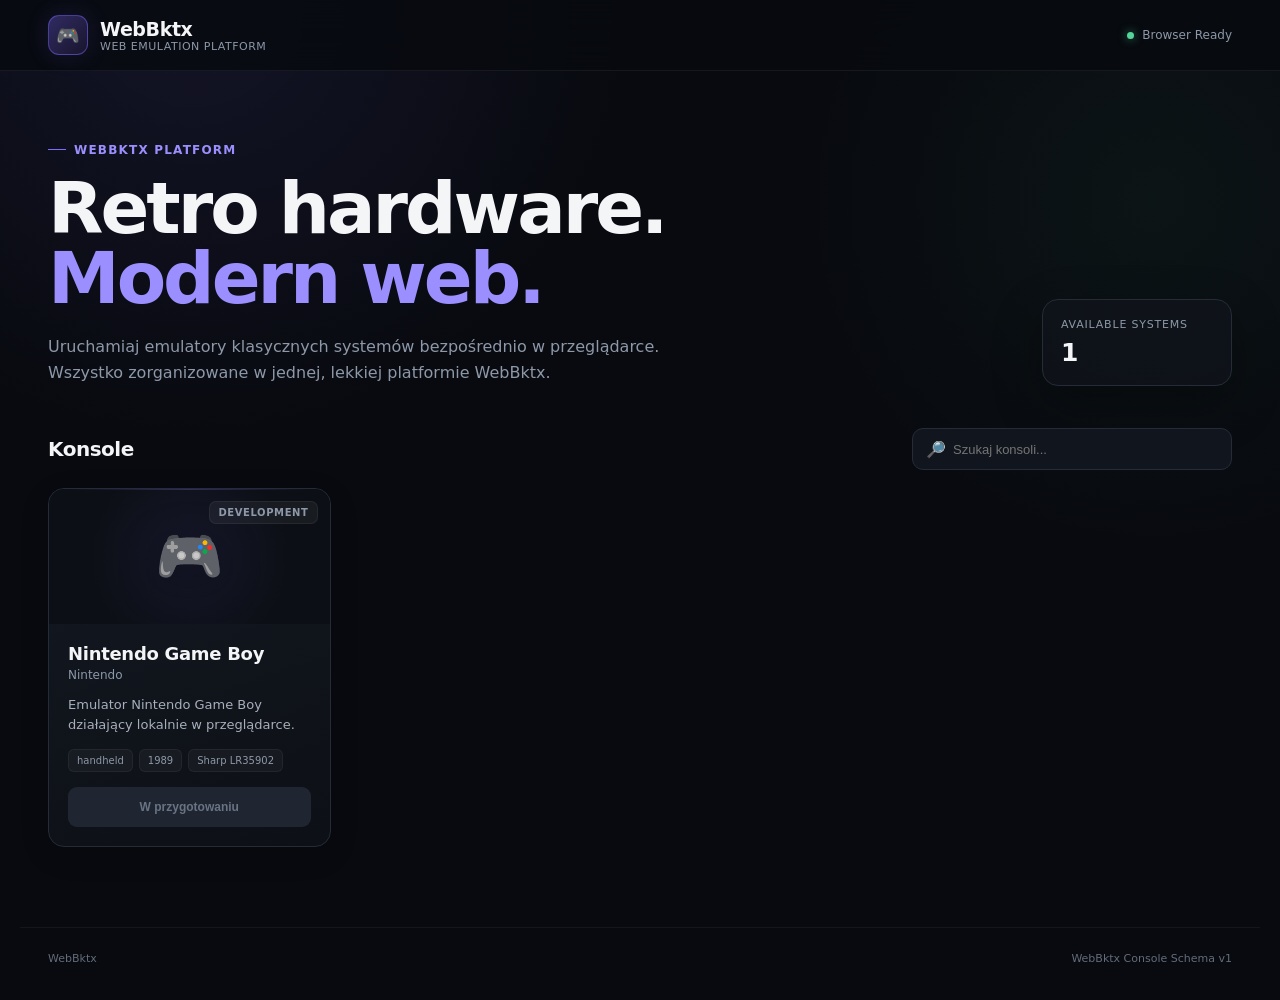
<file: index.html>
<!DOCTYPE html>
<html lang="pl">
<head>
    <meta charset="UTF-8">

    <meta
        name="viewport"
        content="width=device-width, initial-scale=1.0"
    >

    <meta
        name="application-name"
        content="WebBktx"
    >

    <meta
        name="description"
        content="WebBktx — nowoczesna platforma emulatorów działających bezpośrednio w przeglądarce."
    >

    <meta
        name="webbktx-schema"
        content="webbktx.console.v1"
    >

    <title>WebBktx</title>

    <style>
        /* =====================================================
           WEBBKTX
           Modern Retro Interface
           ===================================================== */

        :root {
            --bg: #080a0f;
            --bg-soft: #0d1017;
            --panel: #11151d;
            --panel-hover: #171c26;

            --border: #252c38;
            --border-light: #303949;

            --text: #f4f5f7;
            --muted: #8d98a8;

            --accent: #7c6cff;
            --accent-light: #9b8fff;

            --green: #54d69a;
            --yellow: #e6bd63;

            --shadow:
                0 18px 50px rgba(0, 0, 0, 0.28);

            --radius: 16px;
        }


        * {
            box-sizing: border-box;
        }


        html {
            scroll-behavior: smooth;
        }


        body {
            margin: 0;

            min-height: 100vh;

            background:
                radial-gradient(
                    circle at 15% 0%,
                    rgba(124, 108, 255, 0.10),
                    transparent 30%
                ),
                radial-gradient(
                    circle at 90% 20%,
                    rgba(84, 214, 154, 0.05),
                    transparent 25%
                ),
                var(--bg);

            color: var(--text);

            font-family:
                Inter,
                ui-sans-serif,
                system-ui,
                -apple-system,
                BlinkMacSystemFont,
                "Segoe UI",
                sans-serif;

            -webkit-font-smoothing: antialiased;
        }


        /* =====================================================
           HEADER
           ===================================================== */

        header {
            position: sticky;
            top: 0;

            z-index: 100;

            border-bottom:
                1px solid rgba(255,255,255,0.06);

            background:
                rgba(8, 10, 15, 0.82);

            backdrop-filter:
                blur(18px);
        }


        .header-inner {
            max-width: 1240px;

            margin: auto;

            min-height: 70px;

            padding:
                0 28px;

            display: flex;

            align-items: center;

            justify-content: space-between;

            gap: 24px;
        }


        .brand {
            display: flex;

            align-items: center;

            gap: 12px;
        }


        .brand-logo {
            width: 40px;
            height: 40px;

            display: grid;

            place-items: center;

            border:
                1px solid rgba(124,108,255,0.45);

            border-radius: 11px;

            background:
                linear-gradient(
                    135deg,
                    #302b62,
                    #18152d
                );

            box-shadow:
                0 0 24px
                rgba(124,108,255,0.14);

            font-size: 19px;
        }


        .brand-text {
            display: flex;

            flex-direction: column;
        }


        .brand-name {
            font-size: 19px;

            font-weight: 800;

            letter-spacing: -0.4px;
        }


        .brand-subtitle {
            color: var(--muted);

            font-size: 11px;

            letter-spacing: 0.5px;

            text-transform: uppercase;
        }


        .header-status {
            display: flex;

            align-items: center;

            gap: 8px;

            color: var(--muted);

            font-size: 12px;
        }


        .status-dot {
            width: 7px;
            height: 7px;

            border-radius: 50%;

            background: var(--green);

            box-shadow:
                0 0 10px
                rgba(84,214,154,0.6);
        }


        /* =====================================================
           MAIN
           ===================================================== */

        main {
            max-width: 1240px;

            margin: auto;

            padding:
                64px 28px 80px;
        }


        /* =====================================================
           HERO
           ===================================================== */

        .hero {
            display: grid;

            grid-template-columns:
                minmax(0, 1fr)
                auto;

            align-items: end;

            gap: 40px;

            margin-bottom: 42px;
        }


        .hero-label {
            display: inline-flex;

            align-items: center;

            gap: 8px;

            margin-bottom: 16px;

            color: var(--accent-light);

            font-size: 12px;

            font-weight: 700;

            letter-spacing: 1.2px;

            text-transform: uppercase;
        }


        .hero-label::before {
            content: "";

            width: 18px;
            height: 1px;

            background: var(--accent);
        }


        .hero h1 {
            margin: 0;

            max-width: 760px;

            font-size:
                clamp(42px, 7vw, 72px);

            line-height: 0.98;

            letter-spacing: -3px;
        }


        .hero h1 span {
            color: var(--accent-light);
        }


        .hero-description {
            max-width: 650px;

            margin:
                20px 0 0;

            color: var(--muted);

            font-size: 16px;

            line-height: 1.65;
        }


        .hero-box {
            min-width: 190px;

            padding: 18px;

            border:
                1px solid var(--border);

            border-radius: var(--radius);

            background:
                rgba(17,21,29,0.65);

            box-shadow: var(--shadow);
        }


        .hero-box-label {
            color: var(--muted);

            font-size: 11px;

            text-transform: uppercase;

            letter-spacing: 0.8px;
        }


        .hero-box-value {
            margin-top: 7px;

            font-size: 25px;

            font-weight: 800;
        }


        /* =====================================================
           TOOLBAR
           ===================================================== */

        .toolbar {
            display: flex;

            align-items: center;

            justify-content: space-between;

            gap: 15px;

            margin-bottom: 18px;
        }


        .section-title {
            margin: 0;

            font-size: 20px;

            letter-spacing: -0.5px;
        }


        .search {
            position: relative;

            width: min(320px, 100%);
        }


        .search input {
            width: 100%;

            height: 42px;

            padding:
                0 15px 0 40px;

            outline: none;

            border:
                1px solid var(--border);

            border-radius: 11px;

            background:
                var(--panel);

            color: var(--text);

            font-size: 13px;

            transition:
                border-color 0.15s,
                background 0.15s;
        }


        .search input:focus {
            border-color:
                rgba(124,108,255,0.7);

            background:
                var(--panel-hover);
        }


        .search-icon {
            position: absolute;

            left: 14px;
            top: 50%;

            transform:
                translateY(-50%);

            color: var(--muted);

            pointer-events: none;
        }


        /* =====================================================
           GRID
           ===================================================== */

        #consoleGrid {
            display: grid;

            grid-template-columns:
                repeat(
                    auto-fill,
                    minmax(270px, 1fr)
                );

            gap: 18px;
        }


        /* =====================================================
           CONSOLE CARD
           ===================================================== */

        .console-card {
            position: relative;

            overflow: hidden;

            display: flex;

            flex-direction: column;

            min-height: 315px;

            border:
                1px solid var(--border);

            border-radius: var(--radius);

            background:
                linear-gradient(
                    160deg,
                    rgba(20,25,34,0.96),
                    rgba(13,16,22,0.96)
                );

            box-shadow:
                0 8px 30px
                rgba(0,0,0,0.12);

            transition:
                transform 0.18s ease,
                border-color 0.18s ease,
                box-shadow 0.18s ease;
        }


        .console-card::after {
            content: "";

            position: absolute;

            top: 0;
            left: 20px;
            right: 20px;

            height: 1px;

            background:
                linear-gradient(
                    90deg,
                    transparent,
                    rgba(124,108,255,0.5),
                    transparent
                );

            opacity: 0.6;
        }


        .console-card:hover {
            transform:
                translateY(-5px);

            border-color:
                var(--border-light);

            box-shadow:
                0 18px 45px
                rgba(0,0,0,0.28);
        }


        .console-visual {
            position: relative;

            height: 135px;

            display: grid;

            place-items: center;

            background:
                radial-gradient(
                    circle,
                    rgba(124,108,255,0.10),
                    transparent 65%
                ),
                #0c0f15;
        }


        .console-icon {
            font-size: 55px;

            filter:
                drop-shadow(
                    0 8px 20px
                    rgba(0,0,0,0.4)
                );
        }


        .status-badge {
            position: absolute;

            top: 12px;
            right: 12px;

            padding:
                5px 8px;

            border-radius: 7px;

            background:
                rgba(255,255,255,0.05);

            border:
                1px solid rgba(255,255,255,0.06);

            color: var(--muted);

            font-size: 10px;

            font-weight: 700;

            text-transform: uppercase;

            letter-spacing: 0.6px;
        }


        .status-badge.ready {
            color: var(--green);
        }


        .status-badge.planned {
            color: var(--yellow);
        }


        .console-content {
            display: flex;

            flex: 1;

            flex-direction: column;

            padding: 19px;
        }


        .console-name {
            margin: 0;

            font-size: 18px;

            letter-spacing: -0.3px;
        }


        .console-manufacturer {
            margin-top: 4px;

            color: var(--muted);

            font-size: 12px;
        }


        .console-description {
            margin:
                13px 0 15px;

            color: #a7afbc;

            font-size: 13px;

            line-height: 1.5;
        }


        .console-tags {
            display: flex;

            flex-wrap: wrap;

            gap: 6px;

            margin-top: auto;

            margin-bottom: 15px;
        }


        .tag {
            padding:
                5px 8px;

            border:
                1px solid rgba(255,255,255,0.05);

            border-radius: 6px;

            background:
                rgba(255,255,255,0.035);

            color: #8e98a7;

            font-size: 10px;
        }


        /* =====================================================
           BUTTON
           ===================================================== */

        .launch-button {
            width: 100%;

            height: 40px;

            border: 0;

            border-radius: 9px;

            background:
                linear-gradient(
                    135deg,
                    #8172ff,
                    #6556df
                );

            color: white;

            font-size: 12px;

            font-weight: 750;

            cursor: pointer;

            transition:
                transform 0.12s,
                filter 0.12s,
                opacity 0.12s;
        }


        .launch-button:hover {
            filter:
                brightness(1.08);
        }


        .launch-button:active {
            transform:
                scale(0.98);
        }


        .launch-button.disabled {
            background:
                #202631;

            color:
                #687384;

            cursor:
                not-allowed;
        }


        /* =====================================================
           EMPTY / ERROR
           ===================================================== */

        .message {
            grid-column: 1 / -1;

            padding: 35px;

            text-align: center;

            border:
                1px solid var(--border);

            border-radius: var(--radius);

            background: var(--panel);

            color: var(--muted);
        }


        .error {
            color: #ff9292;
        }


        /* =====================================================
           FOOTER
           ===================================================== */

        footer {
            max-width: 1240px;

            margin: auto;

            padding:
                24px 28px 35px;

            border-top:
                1px solid rgba(255,255,255,0.05);

            color: #626c7a;

            font-size: 11px;

            display: flex;

            justify-content: space-between;

            gap: 20px;
        }


        /* =====================================================
           RESPONSIVE
           ===================================================== */

        @media (max-width: 760px) {

            .header-inner {
                padding: 0 18px;
            }


            .header-status {
                display: none;
            }


            main {
                padding:
                    45px 18px 60px;
            }


            .hero {
                grid-template-columns: 1fr;

                gap: 25px;
            }


            .hero h1 {
                letter-spacing: -2px;
            }


            .hero-box {
                width: 100%;
            }


            .toolbar {
                align-items: stretch;

                flex-direction: column;
            }


            .search {
                width: 100%;
            }


            #consoleGrid {
                grid-template-columns: 1fr;
            }


            footer {
                padding-left: 18px;
                padding-right: 18px;

                flex-direction: column;
            }

        }
    </style>
</head>


<body>


<!-- =========================================================
     HEADER
     ========================================================= -->

<header>

    <div class="header-inner">

        <div class="brand">

            <div class="brand-logo">
                🎮
            </div>

            <div class="brand-text">

                <div class="brand-name">
                    WebBktx
                </div>

                <div class="brand-subtitle">
                    Web Emulation Platform
                </div>

            </div>

        </div>


        <div class="header-status">

            <span class="status-dot"></span>

            Browser Ready

        </div>

    </div>

</header>


<!-- =========================================================
     MAIN
     ========================================================= -->

<main>


    <section class="hero">

        <div>

            <div class="hero-label">
                WebBktx Platform
            </div>


            <h1>
                Retro hardware.
                <span>Modern web.</span>
            </h1>


            <p class="hero-description">
                Uruchamiaj emulatory klasycznych systemów
                bezpośrednio w przeglądarce.
                Wszystko zorganizowane w jednej,
                lekkiej platformie WebBktx.
            </p>

        </div>


        <div class="hero-box">

            <div class="hero-box-label">
                Available systems
            </div>

            <div
                class="hero-box-value"
                id="systemCount"
            >
                —
            </div>

        </div>

    </section>


    <!-- =====================================================
         CONSOLES
         ===================================================== -->

    <section>

        <div class="toolbar">

            <h2 class="section-title">
                Konsole
            </h2>


            <label class="search">

                <span class="search-icon">
                    🔎
                </span>

                <input
                    id="search"
                    type="search"
                    placeholder="Szukaj konsoli..."
                    autocomplete="off"
                >

            </label>

        </div>


        <div id="consoleGrid">

            <div class="message">
                Ładowanie konsol...
            </div>

        </div>

    </section>

</main>


<!-- =========================================================
     FOOTER
     ========================================================= -->

<footer>

    <span>
        WebBktx
    </span>

    <span>
        WebBktx Console Schema v1
    </span>

</footer>


<script>

    /*
     * =========================================================
     * WebBktx Console System
     *
     * Console database:
     * data/consoles.json
     *
     * Schema:
     * webbktx.console.v1
     * =========================================================
     */


    const DATABASE =
        "./data/consoles.json";


    const grid =
        document.getElementById(
            "consoleGrid"
        );


    const search =
        document.getElementById(
            "search"
        );


    const systemCount =
        document.getElementById(
            "systemCount"
        );


    let consoles = [];


    /* =========================================================
       LOAD JSON
       ========================================================= */

    async function loadConsoles() {

        try {

            const response =
                await fetch(
                    DATABASE,
                    {
                        cache: "no-store"
                    }
                );


            if (!response.ok) {

                throw new Error(
                    `HTTP ${response.status}`
                );

            }


            const database =
                await response.json();


            /* Validate schema */

            if (
                database.schema !==
                "webbktx.console.v1"
            ) {

                throw new Error(
                    "Nieobsługiwany schemat JSON."
                );

            }


            if (
                !Array.isArray(
                    database.consoles
                )
            ) {

                throw new Error(
                    "Brak tablicy 'consoles'."
                );

            }


            consoles =
                database.consoles;


            systemCount.textContent =
                consoles.length;


            renderConsoles(
                consoles
            );


        } catch (error) {

            console.error(
                "WebBktx:",
                error
            );


            grid.innerHTML = `
                <div class="message error">
                    Nie udało się załadować
                    bazy konsol.
                    <br><br>
                    <small>
                        ${escapeHTML(
                            error.message
                        )}
                    </small>
                </div>
            `;

        }

    }


    /* =========================================================
       RENDER
       ========================================================= */

    function renderConsoles(
        list
    ) {

        grid.innerHTML = "";


        if (
            list.length === 0
        ) {

            grid.innerHTML = `
                <div class="message">
                    Nie znaleziono konsol.
                </div>
            `;

            return;

        }


        for (
            const consoleInfo
            of list
        ) {

            const card =
                createCard(
                    consoleInfo
                );


            grid.appendChild(
                card
            );

        }

    }


    /* =========================================================
       CARD
       ========================================================= */

    function createCard(
        consoleInfo
    ) {

        const card =
            document.createElement(
                "article"
            );


        card.className =
            "console-card";


        /*
         * VISUAL
         */

        const visual =
            document.createElement(
                "div"
            );


        visual.className =
            "console-visual";


        const icon =
            document.createElement(
                "div"
            );


        icon.className =
            "console-icon";


        icon.textContent =
            consoleInfo.ui?.icon ??
            "🎮";


        /*
         * STATUS
         */

        const status =
            document.createElement(
                "div"
            );


        status.className =
            "status-badge";


        const currentStatus =
            consoleInfo.status ??
            "unknown";


        status.textContent =
            currentStatus;


        if (
            currentStatus === "ready"
        ) {

            status.classList.add(
                "ready"
            );

        }


        if (
            currentStatus === "planned"
        ) {

            status.classList.add(
                "planned"
            );

        }


        visual.appendChild(
            icon
        );


        visual.appendChild(
            status
        );


        /*
         * CONTENT
         */

        const content =
            document.createElement(
                "div"
            );


        content.className =
            "console-content";


        /*
         * NAME
         */

        const name =
            document.createElement(
                "h3"
            );


        name.className =
            "console-name";


        name.textContent =
            consoleInfo.name ??
            "Unknown";


        /*
         * MANUFACTURER
         */

        const manufacturer =
            document.createElement(
                "div"
            );


        manufacturer.className =
            "console-manufacturer";


        manufacturer.textContent =
            consoleInfo.manufacturer ??
            "";


        /*
         * DESCRIPTION
         */

        const description =
            document.createElement(
                "p"
            );


        description.className =
            "console-description";


        description.textContent =
            consoleInfo.ui?.description ??
            "Brak opisu.";


        /*
         * TAGS
         */

        const tags =
            document.createElement(
                "div"
            );


        tags.className =
            "console-tags";


        addTag(
            tags,
            consoleInfo.category
        );


        addTag(
            tags,
            consoleInfo.releaseYear
        );


        addTag(
            tags,
            consoleInfo.hardware?.cpu
        );


        /*
         * BUTTON
         */

        const button =
            document.createElement(
                "button"
            );


        button.className =
            "launch-button";


        const ready =
            currentStatus === "ready";


        if (ready) {

            button.textContent =
                "Uruchom emulator";


            button.addEventListener(
                "click",
                () => {

                    launchEmulator(
                        consoleInfo
                    );

                }
            );

        } else {

            button.textContent =
                "W przygotowaniu";


            button.disabled =
                true;


            button.classList.add(
                "disabled"
            );

        }


        /*
         * BUILD
         */

        content.appendChild(
            name
        );


        content.appendChild(
            manufacturer
        );


        content.appendChild(
            description
        );


        content.appendChild(
            tags
        );


        content.appendChild(
            button
        );


        card.appendChild(
            visual
        );


        card.appendChild(
            content
        );


        return card;

    }


    /* =========================================================
       TAG
       ========================================================= */

    function addTag(
        parent,
        value
    ) {

        if (
            value === undefined ||
            value === null ||
            value === ""
        ) {

            return;

        }


        const tag =
            document.createElement(
                "span"
            );


        tag.className =
            "tag";


        tag.textContent =
            value;


        parent.appendChild(
            tag
        );

    }


    /* =========================================================
       LAUNCH
       ========================================================= */

    function launchEmulator(
        consoleInfo
    ) {

        const entry =
            consoleInfo.emulator?.entry;


        if (!entry) {

            console.error(
                "Brak emulator.entry:",
                consoleInfo
            );

            return;

        }


        window.location.href =
            entry;

    }


    /* =========================================================
       SEARCH
       ========================================================= */

    search.addEventListener(
        "input",
        () => {

            const query =
                search.value
                    .trim()
                    .toLowerCase();


            if (!query) {

                renderConsoles(
                    consoles
                );

                return;

            }


            const filtered =
                consoles.filter(
                    consoleInfo => {

                        const searchable = [

                            consoleInfo.id,

                            consoleInfo.name,

                            consoleInfo.manufacturer,

                            consoleInfo.category,

                            consoleInfo.releaseYear,

                            consoleInfo.ui?.description,

                            consoleInfo.hardware?.cpu

                        ]
                        .filter(Boolean)
                        .join(" ")
                        .toLowerCase();


                        return searchable
                            .includes(
                                query
                            );

                    }
                );


            renderConsoles(
                filtered
            );

        }
    );


    /* =========================================================
       HTML ESCAPE
       ========================================================= */

    function escapeHTML(
        value
    ) {

        return String(value)

            .replaceAll(
                "&",
                "&amp;"
            )

            .replaceAll(
                "<",
                "&lt;"
            )

            .replaceAll(
                ">",
                "&gt;"
            )

            .replaceAll(
                '"',
                "&quot;"
            )

            .replaceAll(
                "'",
                "&#039;"
            );

    }


    /* =========================================================
       START WEBBKTX
       ========================================================= */

    loadConsoles();

</script>


</body>
</html>
</file>
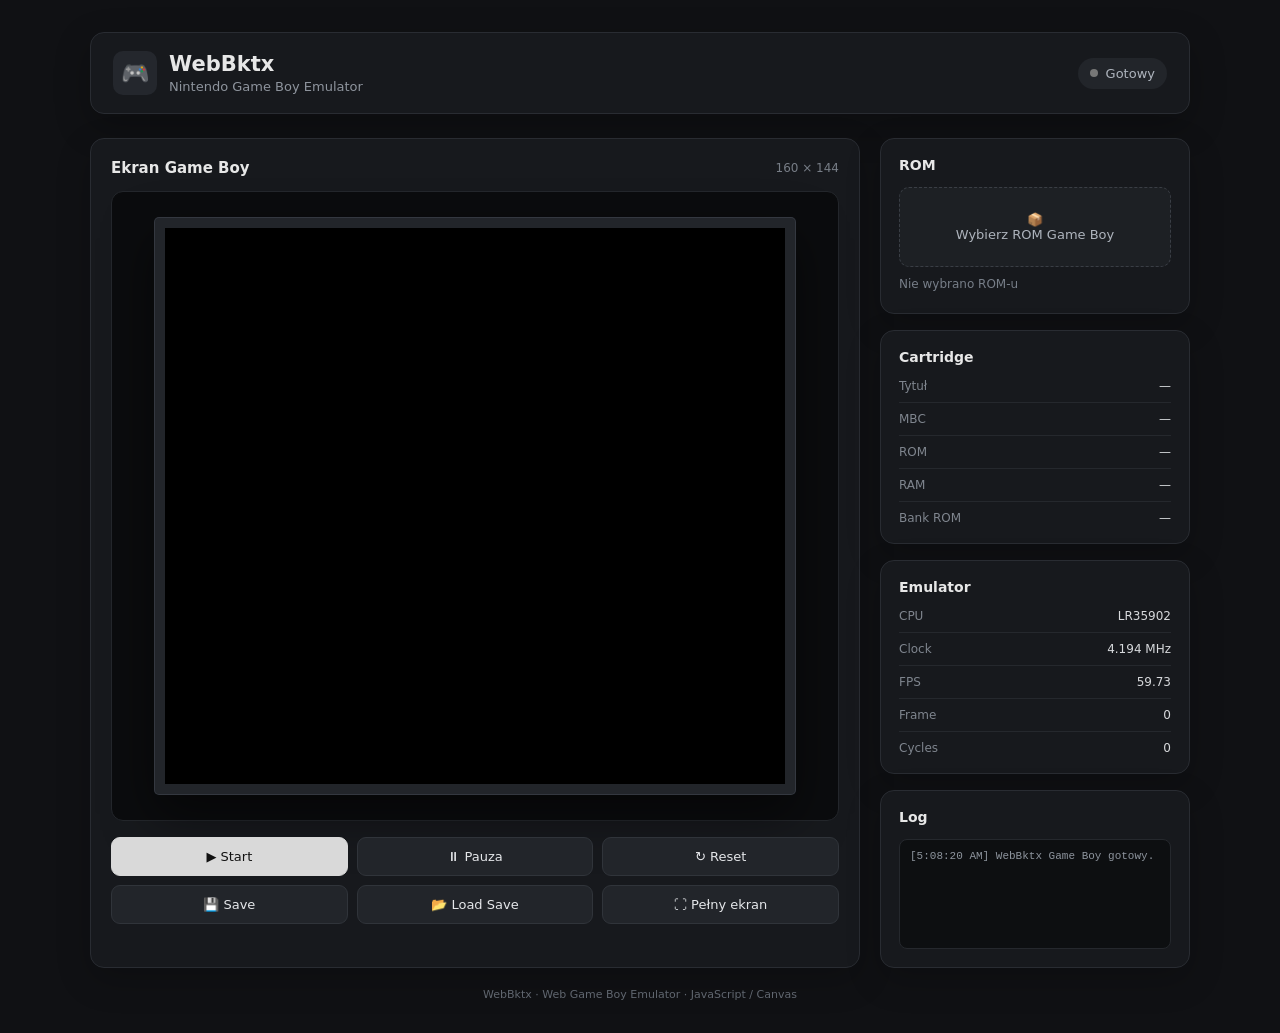
<file: emulators/gameboy/index.html>
<!DOCTYPE html>
<html lang="pl">
<head>
    <meta charset="UTF-8">

    <meta
        name="viewport"
        content="width=device-width, initial-scale=1.0"
    >

    <meta
        name="description"
        content="WebBktx — Nintendo Game Boy emulator działający w przeglądarce."
    >

    <meta
        name="application-name"
        content="WebBktx Game Boy"
    >

    <title>WebBktx — Game Boy</title>

    <style>

        * {
            box-sizing: border-box;
        }


        html,
        body {
            margin: 0;
            padding: 0;
            min-height: 100%;

            font-family:
                system-ui,
                -apple-system,
                BlinkMacSystemFont,
                "Segoe UI",
                sans-serif;

            background:
                #101114;

            color:
                #e7e7e7;
        }


        body {
            min-height: 100vh;

            display: flex;
            justify-content: center;

            padding: 32px 16px;
        }


        /* =====================================================
           APP
           ===================================================== */

        .app {
            width: 100%;
            max-width: 1100px;
        }


        /* =====================================================
           HEADER
           ===================================================== */

        header {
            display: flex;
            align-items: center;
            justify-content: space-between;

            gap: 20px;

            margin-bottom: 24px;

            padding: 18px 22px;

            border: 1px solid #292c32;

            border-radius: 14px;

            background:
                #17191d;

            box-shadow:
                0 12px 35px rgba(0, 0, 0, .25);
        }


        .brand {
            display: flex;
            align-items: center;

            gap: 12px;
        }


        .brand-icon {
            width: 44px;
            height: 44px;

            display: flex;
            align-items: center;
            justify-content: center;

            border-radius: 10px;

            background:
                #24272d;

            font-size: 23px;
        }


        .brand-text h1 {
            margin: 0;

            font-size: 21px;
            font-weight: 700;
        }


        .brand-text span {
            display: block;

            margin-top: 3px;

            color:
                #8e949d;

            font-size: 13px;
        }


        .status {
            display: flex;
            align-items: center;

            gap: 8px;

            padding: 8px 12px;

            border-radius: 999px;

            background:
                #22252a;

            color:
                #aeb4bd;

            font-size: 13px;
        }


        .status-dot {
            width: 8px;
            height: 8px;

            border-radius: 50%;

            background:
                #777;
        }


        .status.running .status-dot {
            background:
                #72c48c;
        }


        .status.running {
            color:
                #bce9c9;
        }


        /* =====================================================
           LAYOUT
           ===================================================== */

        .layout {
            display: grid;

            grid-template-columns:
                minmax(0, 1fr)
                310px;

            gap: 20px;
        }


        /* =====================================================
           PANELS
           ===================================================== */

        .panel {
            border: 1px solid #292c32;

            border-radius: 14px;

            background:
                #17191d;

            box-shadow:
                0 12px 35px rgba(0, 0, 0, .20);
        }


        /* =====================================================
           SCREEN PANEL
           ===================================================== */

        .screen-panel {
            padding: 20px;
        }


        .screen-header {
            display: flex;
            align-items: center;
            justify-content: space-between;

            margin-bottom: 14px;
        }


        .screen-header h2 {
            margin: 0;

            font-size: 15px;
            font-weight: 600;
        }


        .resolution {
            color:
                #777d86;

            font-size: 12px;
        }


        .screen-wrapper {
            display: flex;
            justify-content: center;
            align-items: center;

            width: 100%;

            padding: 26px;

            min-height: 520px;

            border-radius: 12px;

            background:
                #0b0c0e;

            border: 1px solid #24272c;
        }


        canvas {
            display: block;

            width: min(
                100%,
                640px
            );

            height: auto;

            aspect-ratio:
                160 / 144;

            image-rendering:
                pixelated;

            image-rendering:
                crisp-edges;

            background:
                #000;

            border:
                10px solid #22252a;

            border-radius:
                4px;

            box-shadow:
                0 0 0 1px #343840,
                0 20px 50px rgba(0, 0, 0, .5);
        }


        /* =====================================================
           CONTROLS
           ===================================================== */

        .controls {
            display: grid;

            grid-template-columns:
                repeat(3, 1fr);

            gap: 9px;

            margin-top: 16px;
        }


        button {
            border: 1px solid #30343a;

            border-radius: 9px;

            padding: 11px 12px;

            background:
                #22252a;

            color:
                #e5e7ea;

            font: inherit;

            font-size: 13px;

            cursor: pointer;

            transition:
                background .15s ease,
                border-color .15s ease,
                transform .1s ease;
        }


        button:hover {
            background:
                #2a2e34;

            border-color:
                #3a3f47;
        }


        button:active {
            transform:
                translateY(1px);
        }


        button.primary {
            background:
                #d9d9d9;

            color:
                #111;

            border-color:
                #d9d9d9;
        }


        button.primary:hover {
            background:
                #ffffff;
        }


        button.danger {
            color:
                #e4a2a2;
        }


        /* =====================================================
           SIDE
           ===================================================== */

        .side {
            display: flex;

            flex-direction: column;

            gap: 16px;
        }


        .side-panel {
            padding: 18px;
        }


        .side-panel h3 {
            margin: 0 0 14px;

            font-size: 14px;
        }


        /* =====================================================
           FILE INPUT
           ===================================================== */

        .file-area {
            display: flex;

            flex-direction: column;

            gap: 10px;
        }


        .file-label {
            display: flex;

            align-items: center;
            justify-content: center;

            min-height: 80px;

            padding: 16px;

            border:
                1px dashed #3a3e45;

            border-radius: 10px;

            background:
                #1d2024;

            color:
                #aeb4bd;

            text-align: center;

            font-size: 13px;

            cursor: pointer;
        }


        .file-label:hover {
            border-color:
                #575d67;

            background:
                #22252a;
        }


        #romInput {
            display: none;
        }


        .file-name {
            min-height: 18px;

            color:
                #777e88;

            font-size: 12px;

            overflow:
                hidden;

            text-overflow:
                ellipsis;

            white-space:
                nowrap;
        }


        /* =====================================================
           INFO
           ===================================================== */

        .info {
            display: flex;

            flex-direction: column;

            gap: 9px;
        }


        .info-row {
            display: flex;

            justify-content: space-between;

            gap: 15px;

            padding-bottom: 9px;

            border-bottom:
                1px solid #25282d;
        }


        .info-row:last-child {
            border-bottom:
                0;

            padding-bottom:
                0;
        }


        .info-label {
            color:
                #7f858e;

            font-size: 12px;
        }


        .info-value {
            color:
                #d7d9dc;

            font-size: 12px;

            text-align: right;

            overflow:
                hidden;

            text-overflow:
                ellipsis;
        }


        /* =====================================================
           STATUS LOG
           ===================================================== */

        .log {
            height: 110px;

            padding: 10px;

            overflow-y: auto;

            border-radius: 8px;

            background:
                #0d0f11;

            border:
                1px solid #25282d;

            font-family:
                monospace;

            font-size: 11px;

            color:
                #8e959e;
        }


        .log-line {
            margin-bottom: 5px;
        }


        /* =====================================================
           FOOTER
           ===================================================== */

        footer {
            margin-top: 20px;

            text-align: center;

            color:
                #60666f;

            font-size: 11px;
        }


        /* =====================================================
           RESPONSIVE
           ===================================================== */

        @media (
            max-width: 850px
        ) {

            .layout {
                grid-template-columns:
                    1fr;
            }


            .screen-wrapper {
                min-height:
                    auto;

                padding:
                    14px;
            }


            .side {
                display: grid;

                grid-template-columns:
                    repeat(2, minmax(0, 1fr));
            }

        }


        @media (
            max-width: 560px
        ) {

            body {
                padding:
                    14px 10px;
            }


            header {
                align-items:
                    flex-start;

                flex-direction:
                    column;
            }


            .status {
                width:
                    100%;

                justify-content:
                    center;
            }


            .side {
                display:
                    flex;
            }


            .controls {
                grid-template-columns:
                    repeat(2, 1fr);
            }


            .screen-panel {
                padding:
                    12px;
            }


            .screen-wrapper {
                padding:
                    8px;
            }


            canvas {
                border-width:
                    5px;
            }

        }

    </style>
</head>


<body>

<div class="app">

    <!-- =====================================================
         HEADER
         ====================================================== -->

    <header>

        <div class="brand">

            <div class="brand-icon">
                🎮
            </div>

            <div class="brand-text">

                <h1>
                    WebBktx
                </h1>

                <span>
                    Nintendo Game Boy Emulator
                </span>

            </div>

        </div>


        <div
            id="status"
            class="status"
        >

            <span
                id="statusDot"
                class="status-dot"
            ></span>

            <span id="statusText">
                Gotowy
            </span>

        </div>

    </header>


    <!-- =====================================================
         MAIN
         ====================================================== -->

    <main class="layout">


        <!-- =================================================
             SCREEN
             ================================================== -->

        <section class="panel screen-panel">

            <div class="screen-header">

                <h2>
                    Ekran Game Boy
                </h2>

                <span class="resolution">
                    160 × 144
                </span>

            </div>


            <div class="screen-wrapper">

                <canvas
                    id="screen"
                    width="160"
                    height="144"
                ></canvas>

            </div>


            <!-- =============================================
                 CONTROLS
                 ============================================== -->

            <div class="controls">

                <button
                    id="startButton"
                    class="primary"
                >
                    ▶ Start
                </button>


                <button
                    id="pauseButton"
                >
                    ⏸ Pauza
                </button>


                <button
                    id="resetButton"
                >
                    ↻ Reset
                </button>


                <button
                    id="saveButton"
                >
                    💾 Save
                </button>


                <button
                    id="loadSaveButton"
                >
                    📂 Load Save
                </button>


                <button
                    id="fullscreenButton"
                >
                    ⛶ Pełny ekran
                </button>

            </div>

        </section>


        <!-- =================================================
             SIDEBAR
             ================================================== -->

        <aside class="side">


            <!-- =============================================
                 ROM
                 ============================================== -->

            <section class="panel side-panel">

                <h3>
                    ROM
                </h3>


                <div class="file-area">

                    <label
                        class="file-label"
                        for="romInput"
                    >

                        <span>
                            📦<br>
                            Wybierz ROM Game Boy
                        </span>

                    </label>


                    <input
                        id="romInput"
                        type="file"
                        accept=".gb,.gbc,application/octet-stream"
                    >


                    <div
                        id="fileName"
                        class="file-name"
                    >
                        Nie wybrano ROM-u
                    </div>

                </div>

            </section>


            <!-- =============================================
                 CARTRIDGE INFO
                 ============================================== -->

            <section class="panel side-panel">

                <h3>
                    Cartridge
                </h3>


                <div class="info">

                    <div class="info-row">

                        <span class="info-label">
                            Tytuł
                        </span>

                        <span
                            id="gameTitle"
                            class="info-value"
                        >
                            —
                        </span>

                    </div>


                    <div class="info-row">

                        <span class="info-label">
                            MBC
                        </span>

                        <span
                            id="gameMBC"
                            class="info-value"
                        >
                            —
                        </span>

                    </div>


                    <div class="info-row">

                        <span class="info-label">
                            ROM
                        </span>

                        <span
                            id="gameROM"
                            class="info-value"
                        >
                            —
                        </span>

                    </div>


                    <div class="info-row">

                        <span class="info-label">
                            RAM
                        </span>

                        <span
                            id="gameRAM"
                            class="info-value"
                        >
                            —
                        </span>

                    </div>


                    <div class="info-row">

                        <span class="info-label">
                            Bank ROM
                        </span>

                        <span
                            id="romBank"
                            class="info-value"
                        >
                            —
                        </span>

                    </div>

                </div>

            </section>


            <!-- =============================================
                 EMULATOR INFO
                 ============================================== -->

            <section class="panel side-panel">

                <h3>
                    Emulator
                </h3>


                <div class="info">

                    <div class="info-row">

                        <span class="info-label">
                            CPU
                        </span>

                        <span class="info-value">
                            LR35902
                        </span>

                    </div>


                    <div class="info-row">

                        <span class="info-label">
                            Clock
                        </span>

                        <span class="info-value">
                            4.194 MHz
                        </span>

                    </div>


                    <div class="info-row">

                        <span class="info-label">
                            FPS
                        </span>

                        <span class="info-value">
                            59.73
                        </span>

                    </div>


                    <div class="info-row">

                        <span class="info-label">
                            Frame
                        </span>

                        <span
                            id="frameCount"
                            class="info-value"
                        >
                            0
                        </span>

                    </div>


                    <div class="info-row">

                        <span class="info-label">
                            Cycles
                        </span>

                        <span
                            id="cycleCount"
                            class="info-value"
                        >
                            0
                        </span>

                    </div>

                </div>

            </section>


            <!-- =============================================
                 LOG
                 ============================================== -->

            <section class="panel side-panel">

                <h3>
                    Log
                </h3>


                <div
                    id="log"
                    class="log"
                ></div>

            </section>

        </aside>

    </main>


    <!-- =====================================================
         FOOTER
         ====================================================== -->

    <footer>

        WebBktx · Web Game Boy Emulator · JavaScript / Canvas

    </footer>

</div>


<!-- =========================================================
     JAVASCRIPT
     ========================================================== -->

<script type="module">

    import GameBoyEmulator
        from "./emulator.js";


    /*
     * ========================================================
     * ELEMENTS
     * ========================================================
     */

    const canvas =
        document.getElementById(
            "screen"
        );


    const romInput =
        document.getElementById(
            "romInput"
        );


    const fileName =
        document.getElementById(
            "fileName"
        );


    const status =
        document.getElementById(
            "status"
        );


    const statusText =
        document.getElementById(
            "statusText"
        );


    const startButton =
        document.getElementById(
            "startButton"
        );


    const pauseButton =
        document.getElementById(
            "pauseButton"
        );


    const resetButton =
        document.getElementById(
            "resetButton"
        );


    const saveButton =
        document.getElementById(
            "saveButton"
        );


    const loadSaveButton =
        document.getElementById(
            "loadSaveButton"
        );


    const fullscreenButton =
        document.getElementById(
            "fullscreenButton"
        );


    const logElement =
        document.getElementById(
            "log"
        );


    /*
     * Cartridge info
     */

    const gameTitle =
        document.getElementById(
            "gameTitle"
        );


    const gameMBC =
        document.getElementById(
            "gameMBC"
        );


    const gameROM =
        document.getElementById(
            "gameROM"
        );


    const gameRAM =
        document.getElementById(
            "gameRAM"
        );


    const romBank =
        document.getElementById(
            "romBank"
        );


    /*
     * Emulator info
     */

    const frameCount =
        document.getElementById(
            "frameCount"
        );


    const cycleCount =
        document.getElementById(
            "cycleCount"
        );


    /*
     * ========================================================
     * LOG
     * ========================================================
     */

    function log(
        message
    ) {

        const line =
            document.createElement(
                "div"
            );


        line.className =
            "log-line";


        const time =
            new Date()
                .toLocaleTimeString();


        line.textContent =
            `[${time}] ${message}`;


        logElement.appendChild(
            line
        );


        /*
         * Najnowszy wpis na dole.
         */

        logElement.scrollTop =
            logElement.scrollHeight;

    }


    /*
     * ========================================================
     * STATUS
     * ========================================================
     */

    function setStatus(
        message,
        running = false
    ) {

        statusText.textContent =
            message;


        status.classList.toggle(
            "running",
            running
        );

    }


    /*
     * ========================================================
     * CREATE EMULATOR
     * ========================================================
     */

    const emulator =
        new GameBoyEmulator({

            audio:
                true,

            debug:
                true,


            onStatus:
                message => {

                    log(
                        message
                    );

                },


            onError:
                error => {

                    setStatus(
                        "Błąd"
                    );


                    log(
                        "ERROR: " +
                        error.message
                    );

                },


            onFrame:
                frame => {

                    frameCount.textContent =
                        frame.toLocaleString();

                }

        });


    /*
     * Udostępniamy emulator
     * w konsoli przeglądarki.
     *
     * Przydatne podczas debugowania.
     */

    window.webbktx =
        emulator;


    /*
     * ========================================================
     * CANVAS
     * ========================================================
     */

    emulator.attachCanvas(
        canvas
    );


    log(
        "WebBktx Game Boy gotowy."
    );


    /*
     * ========================================================
     * ROM SELECT
     * ========================================================
     */

    romInput.addEventListener(
        "change",
        async event => {

            const file =
                event.target.files[0];


            if (
                !file
            ) {

                return;

            }


            fileName.textContent =
                file.name;


            setStatus(
                "Ładowanie ROM-u..."
            );


            log(
                `Ładowanie: ${file.name}`
            );


            try {

                const buffer =
                    await file.arrayBuffer();


                const success =
                    emulator.loadROM(
                        buffer
                    );


                if (
                    !success
                ) {

                    setStatus(
                        "Błąd ROM-u"
                    );

                    return;

                }


                /*
                 * Aktualizacja informacji
                 * o cartridge.
                 */

                updateInfo();


                /*
                 * Automatyczne wczytanie
                 * save data.
                 */

                emulator.loadFromStorage();


                setStatus(
                    "ROM gotowy"
                );


                log(
                    "ROM gotowy do uruchomienia."
                );


            } catch (
                error
            ) {

                console.error(
                    error
                );


                setStatus(
                    "Błąd"
                );


                log(
                    "Nie udało się załadować ROM-u."
                );

            }

        }
    );


    /*
     * ========================================================
     * START
     * ========================================================
     */

    startButton.addEventListener(
        "click",
        () => {

            try {

                emulator.start();


                setStatus(
                    "Uruchomiony",
                    true
                );


                log(
                    "Emulator START."
                );


            } catch (
                error
            ) {

                console.error(
                    error
                );


                setStatus(
                    "Załaduj ROM"
                );


                log(
                    error.message
                );

            }

        }
    );


    /*
     * ========================================================
     * PAUSE
     * ========================================================
     */

    pauseButton.addEventListener(
        "click",
        () => {

            emulator.pause();


            setStatus(
                "Pauza"
            );


            log(
                "Emulator PAUSE."
            );

        }
    );


    /*
     * ========================================================
     * RESET
     * ========================================================
     */

    resetButton.addEventListener(
        "click",
        () => {

            if (
                !emulator.romLoaded
            ) {

                return;

            }


            emulator.reset();


            setStatus(
                "Zresetowany"
            );


            updateInfo();


            log(
                "Emulator RESET."
            );

        }
    );


    /*
     * ========================================================
     * SAVE
     * ========================================================
     */

    saveButton.addEventListener(
        "click",
        () => {

            const success =
                emulator.saveToStorage();


            if (
                success
            ) {

                log(
                    "Save zapisany w LocalStorage."
                );

            } else {

                log(
                    "Ten cartridge nie posiada RAM."
                );

            }

        }
    );


    /*
     * ========================================================
     * LOAD SAVE
     * ========================================================
     */

    loadSaveButton.addEventListener(
        "click",
        () => {

            const success =
                emulator.loadFromStorage();


            if (
                success
            ) {

                log(
                    "Save wczytany."
                );

            } else {

                log(
                    "Brak zapisu."
                );

            }

        }
    );


    /*
     * ========================================================
     * FULLSCREEN
     * ========================================================
     */

    fullscreenButton.addEventListener(
        "click",
        async () => {

            try {

                if (
                    document.fullscreenElement
                ) {

                    await document.exitFullscreen();

                } else {

                    await canvas.requestFullscreen();

                }

            } catch (
                error
            ) {

                log(
                    "Fullscreen niedostępny."
                );

            }

        }
    );


    /*
     * ========================================================
     * KEYBOARD
     * ========================================================
     *
     * Możemy dodatkowo obsługiwać:
     *
     * Enter
     * Space
     *
     * jako Start/Pause.
     *
     * Input właściwy jest w input.js.
     * ========================================================
     */

    document.addEventListener(
        "keydown",
        event => {

            if (
                event.code ===
                "F8"
            ) {

                event.preventDefault();


                emulator.togglePause();


                if (
                    emulator.running
                ) {

                    setStatus(
                        "Uruchomiony",
                        true
                    );

                } else {

                    setStatus(
                        "Pauza"
                    );

                }

            }


            if (
                event.code ===
                "F9"
            ) {

                event.preventDefault();


                emulator.reset();


                setStatus(
                    "Zresetowany"
                );

            }

        }
    );


    /*
     * ========================================================
     * UPDATE INFO
     * ========================================================
     */

    function updateInfo() {

        const info =
            emulator.getInfo();


        /*
         * Cartridge
         */

        if (
            info.cartridge
        ) {

            gameTitle.textContent =
                info.cartridge.title ||
                "Unknown";


            gameMBC.textContent =
                info.cartridge.mbc ||
                "ROM";


            gameROM.textContent =
                formatBytes(
                    info.cartridge.romSize
                );


            gameRAM.textContent =
                formatBytes(
                    info.cartridge.ramSize
                );


            romBank.textContent =
                info.cartridge.romBank ??
                "—";

        }


        /*
         * Emulator
         */

        frameCount.textContent =
            (
                info.frame ??
                0
            ).toLocaleString();


        cycleCount.textContent =
            (
                info.cycles ??
                0
            ).toLocaleString();

    }


    /*
     * ========================================================
     * FORMAT BYTES
     * ========================================================
     */

    function formatBytes(
        bytes
    ) {

        if (
            !bytes
        ) {

            return "0 B";

        }


        if (
            bytes < 1024
        ) {

            return (
                bytes +
                " B"
            );

        }


        if (
            bytes < 1024 * 1024
        ) {

            return (
                (
                    bytes /
                    1024
                ).toFixed(1) +
                " KB"
            );

        }


        return (
            (
                bytes /
                (1024 * 1024)
            ).toFixed(1) +
            " MB"
        );

    }


    /*
     * ========================================================
     * INFO REFRESH
     * ========================================================
     */

    setInterval(
        () => {

            if (
                emulator.romLoaded
            ) {

                updateInfo();

            }

        },
        500
    );


    /*
     * ========================================================
     * INITIAL STATUS
     * ========================================================
     */

    setStatus(
        "Gotowy"
    );

</script>

</body>
</html>
</file>
